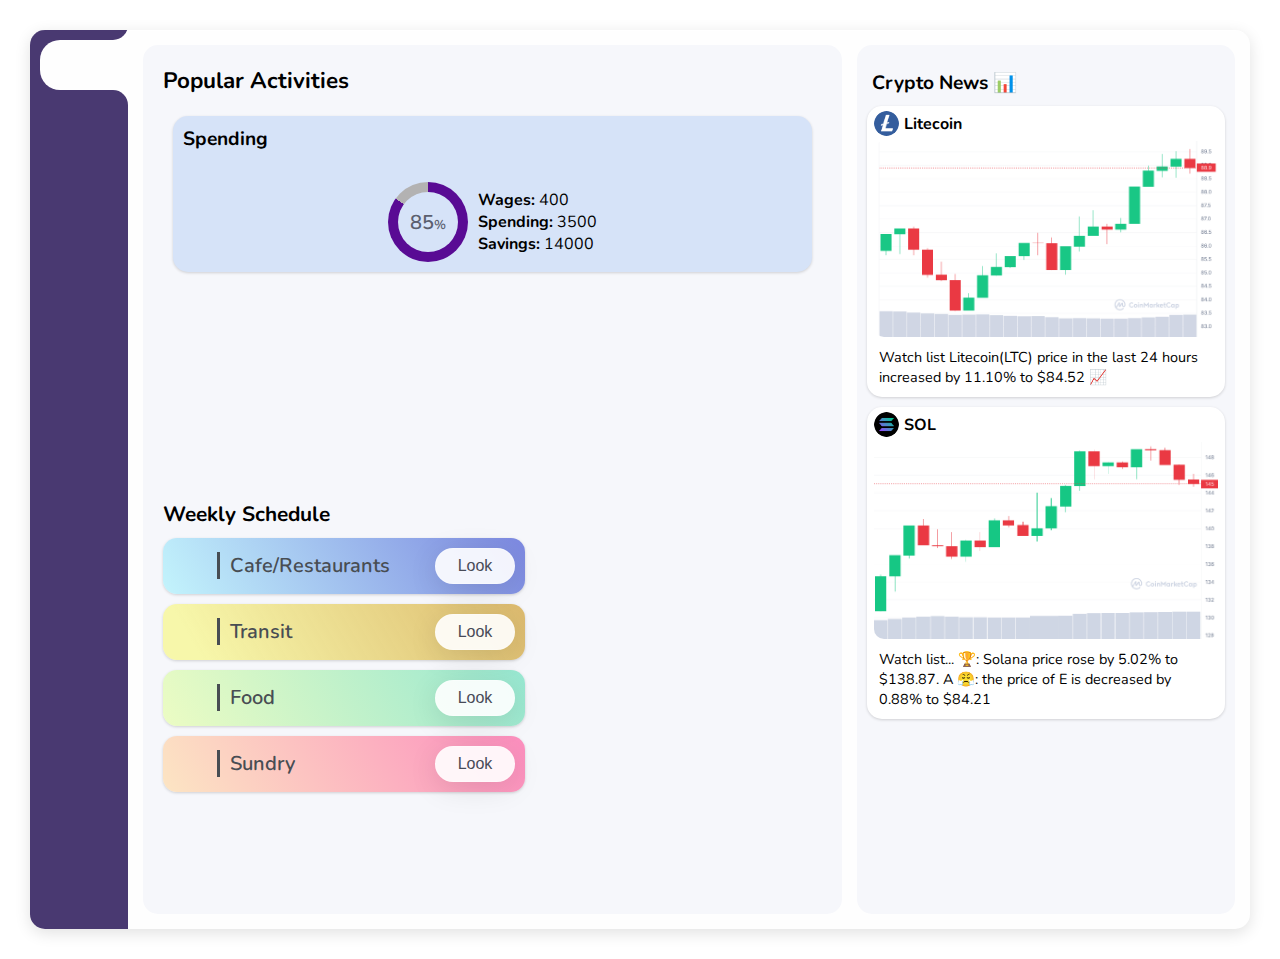
<file: index.html>
<!DOCTYPE html>
<html lang="en">
<head>
  <meta charset="UTF-8">
  <meta name="viewport" content="width=device-width, initial-scale=1.0">
  <title>FinanceForge</title>
  <link rel="stylesheet" href="style.css">
</head>
<body>
  <main>
    <nav class="main-menu">
      <h1>FinanceForge</h1>
      <ul>
        <li class="nav-item active">
          <b></b>
          <b></b>
          <a href="#">
            <i class="fa fa-house nav-icon"></i>
            <span class="nav-text">Dirly</span>
          </a>
        </li>
        <li class="nav-item">
          <b></b>
          <b></b>
          <a href="course.html">
            <i class="fa fa-calendar-check nav-icon"></i>
            <span class="nav-text">Course</span>
          </a>
        </li>

        <li class="nav-item">
          <b></b>
          <b></b>
          <a href="trading.html">
            <i class="fa fa-person-running nav-icon"></i>
            <span class="nav-text">Trading</span>
          </a>
        </li>

        <li class="nav-item">
          <b></b>
          <b></b>
          <a href="settings.html">
            <i class="fa fa-sliders nav-icon"></i>
            <span class="nav-text">Settings</span>
          </a>
        </li>
      </ul>
    </nav>

    <section class="content">
      <div class="left-content">
        <div class="activities">
          <h1>Popular Activities</h1>
          <div class="active-calories">
            <h1 style="align-self: flex-start">Spending</h1>
            <div class="active-calories-container">
              <div class="box" style="--i: 85%">
                <div class="circle">
                  <h2>85<small>%</small></h2>
                </div>
              </div>
              <div class="calories-content">
                <p><span>Wages:</span> 400</p>
                <p><span>Spending:</span> 3500</p>
                <p><span>Savings:</span> 14000</p>
              </div>
            </div>
          </div>
          <div class="activity-container">
            <div class="image-container img-one">
              <div class="overlay">
                <h3></h3>
              </div>
            </div>

            <div class="image-container img-two">
              <div class="overlay">
                <h3></h3>
              </div>
            </div>

            <div class="image-container img-three">
              <div class="overlay">
                <h3></h3>
              </div>
            </div>

            <div class="image-container img-four">
              <div class="overlay">
                <h3></h3>
              </div>
            </div>

            <div class="image-container img-five">
              <div class="overlay">
                <h3></h3>
              </div>
            </div>

            <div class="image-container img-six">
              <div class="overlay">
                <h3></h3>
              </div>
            </div>
          </div>
        </div>

        <div class="left-bottom">
          <div class="weekly-schedule">
            <h1>Weekly Schedule</h1>
            <div class="calendar">
              <div class="day-and-activity activity-one">
                <div class="day">
                </div>
                <div class="activity">
                  <h2>Cafe/Restaurants</h2>
                  <div class="participants">
                  </div>
                </div>
                <button class="btn">Look</button>
              </div>

              <div class="day-and-activity activity-two">
                <div class="day">
                </div>
                <div class="activity">
                  <h2>Transit</h2>
                  <div class="participants">
                  </div>
                </div>
                <button class="btn">Look</button>
              </div>

              <div class="day-and-activity activity-three">
                <div class="day">
                </div>
                <div class="activity">
                  <h2>Food</h2>
                  <div class="participants">
                  </div>
                </div>
                <button class="btn">Look</button>
              </div>

              <div class="day-and-activity activity-four">
                <div class="day">
                  <h1></h1>
                  <p></p>
                </div>
                <div class="activity">
                  <h2>Sundry</h2>
                  <div class="participants">
                  </div>
                </div>
                <button class="btn">Look</button>
              </div>
            </div>
          </div>

            </div>
          </div>
        </div>
      </div>

      <div class="right-content">
    
     
        <div class="friends-activity">
          <h1>Crypto News &#128202;</h1>
          <div class="card-container">
            <div class="card">
              <div class="card-user-info">
                <img src="img/litecoin-ltc-logo.png" alt="" />
                <h2>Litecoin</h2>
              </div>
              <img class="card-img" src="/img/litecoin-screenshot.png" alt="" />
              <p>Watch list
                Litecoin(LTC) price in the last 24 hours
                increased by 11.10% to $84.52 &#128200;</p>
            </div>

            <div class="card card-two">
              <div class="card-user-info">
                <img src="/img/solana-sol-logo-12828AD23D-seeklogo.com.png" alt="" />
                <h2>SOL</h2>
              </div>
              <img class="card-img" src="/img/SOL_1D_graph_coinmarketcap.png" alt="" />
              <p>Watch list...
                &#127942;: Solana price rose by 5.02% to $138.87. A &#128548;: the price of E is decreased
                by 0.88% to $84.21</p>
            </div>
          </div>
        </div>
    </div>
      

      

        

        <div class="mobile-personal-bests">
          <h1>Personal Bests</h1>
          <div class="personal-bests-container">
            <div class="best-item box-one">
              <p></p>
            </div>
            <div class="best-item box-two">
              <p>L</p>
            </div>
            <div class="best-item box-three">
              <p></p>
            </div>
          </div>
        </div>

        
      </div>
    </section>
  </main>
  <script src="script.js"></script>
</body>
</html>
</file>
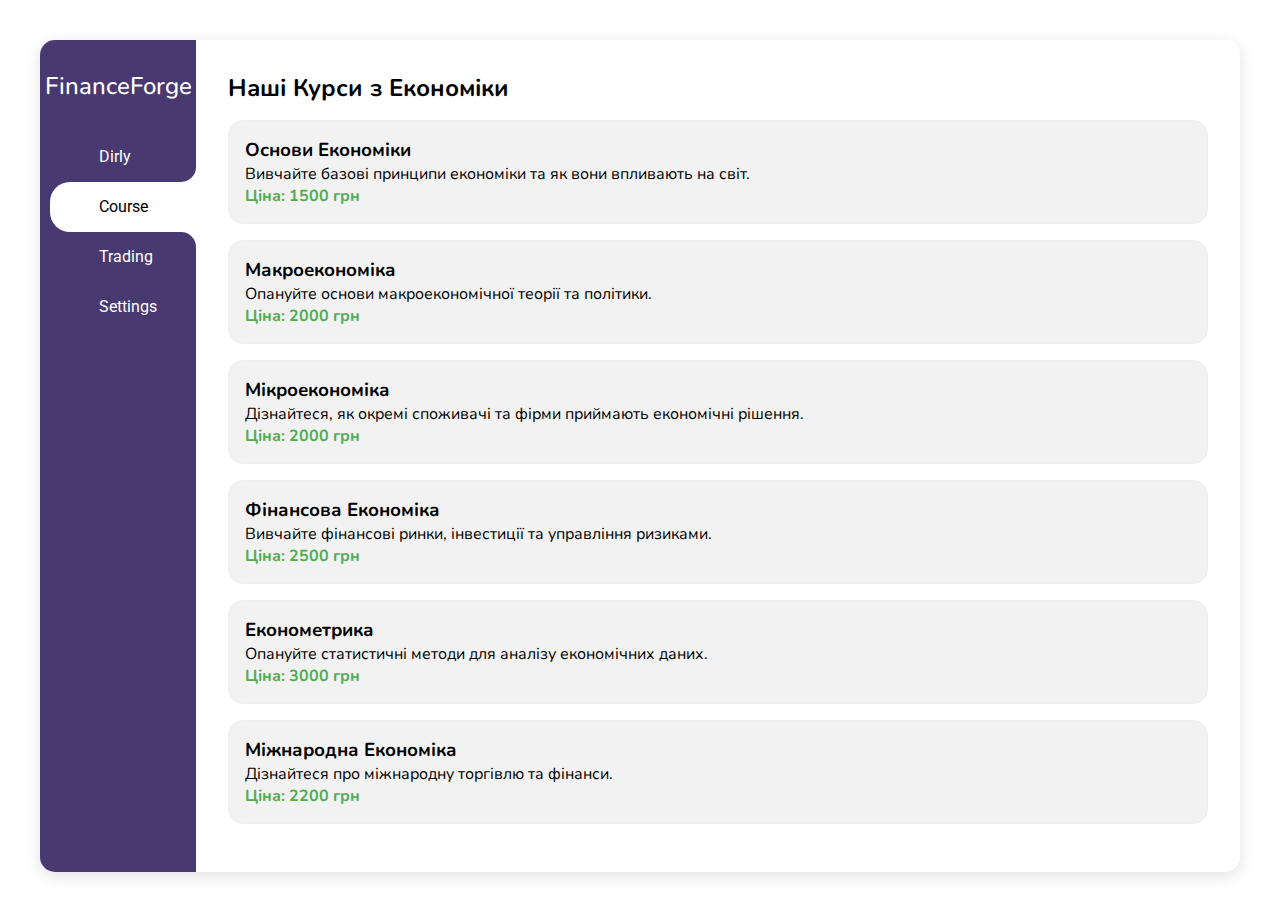
<file: course.html>
<!DOCTYPE html>
<html lang="en">
<head>
  <meta charset="UTF-8">
  <meta name="viewport" content="width=device-width, initial-scale=1.0">
  <title>FinanceForge</title>
  <link rel="stylesheet" href="course.css">
</head>
<body>
  <main>
    <nav class="main-menu">
      <h1>FinanceForge</h1>
      <ul>
        <li class="nav-item ">
          <b></b>
          <b></b>
          <a href="index.html">
            <i class="fa fa-house nav-icon"></i>
            <span class="nav-text">Dirly</span>
          </a>
        </li>
        

        <li class="nav-item active">
          <b></b>
          <b></b>
          <a href="course.html">
            <i class="fa fa-calendar-check nav-icon"></i>
            <span class="nav-text">Course</span>
          </a>
        </li>

        <li class="nav-item">
          <b></b>
          <b></b>
          <a href="trading.html">
            <i class="fa fa-person-running nav-icon"></i>
            <span class="nav-text">Trading</span>
          </a>
        </li>

        <li class="nav-item">
          <b></b>
          <b></b>
          <a href="settings.html">
            <i class="fa fa-sliders nav-icon"></i>
            <span class="nav-text">Settings</span>
          </a>
        </li>
      </ul>
    </nav>
    <script src="script.js"></script>



  
    <section id="courses">
      <h2>Наші Курси з Економіки</h2>
      <div class="course">
          <h3>Основи Економіки</h3>
          <p>Вивчайте базові принципи економіки та як вони впливають на світ.</p>
          <p class="price">Ціна: 1500 грн</p>
      </div>
      <div class="course">
          <h3>Макроекономіка</h3>
          <p>Опануйте основи макроекономічної теорії та політики.</p>
          <p class="price">Ціна: 2000 грн</p>
      </div>
      <div class="course">
          <h3>Мікроекономіка</h3>
          <p>Дізнайтеся, як окремі споживачі та фірми приймають економічні рішення.</p>
          <p class="price">Ціна: 2000 грн</p>
      </div>
      <div class="course">
          <h3>Фінансова Економіка</h3>
          <p>Вивчайте фінансові ринки, інвестиції та управління ризиками.</p>
          <p class="price">Ціна: 2500 грн</p>
      </div>
      <div class="course">
          <h3>Економетрика</h3>
          <p>Опануйте статистичні методи для аналізу економічних даних.</p>
          <p class="price">Ціна: 3000 грн</p>
      </div>
      <div class="course">
          <h3>Міжнародна Економіка</h3>
          <p>Дізнайтеся про міжнародну торгівлю та фінанси.</p>
          <p class="price">Ціна: 2200 грн</p>
      </div>
  </section>


</body>
</html>
</div>
</file>
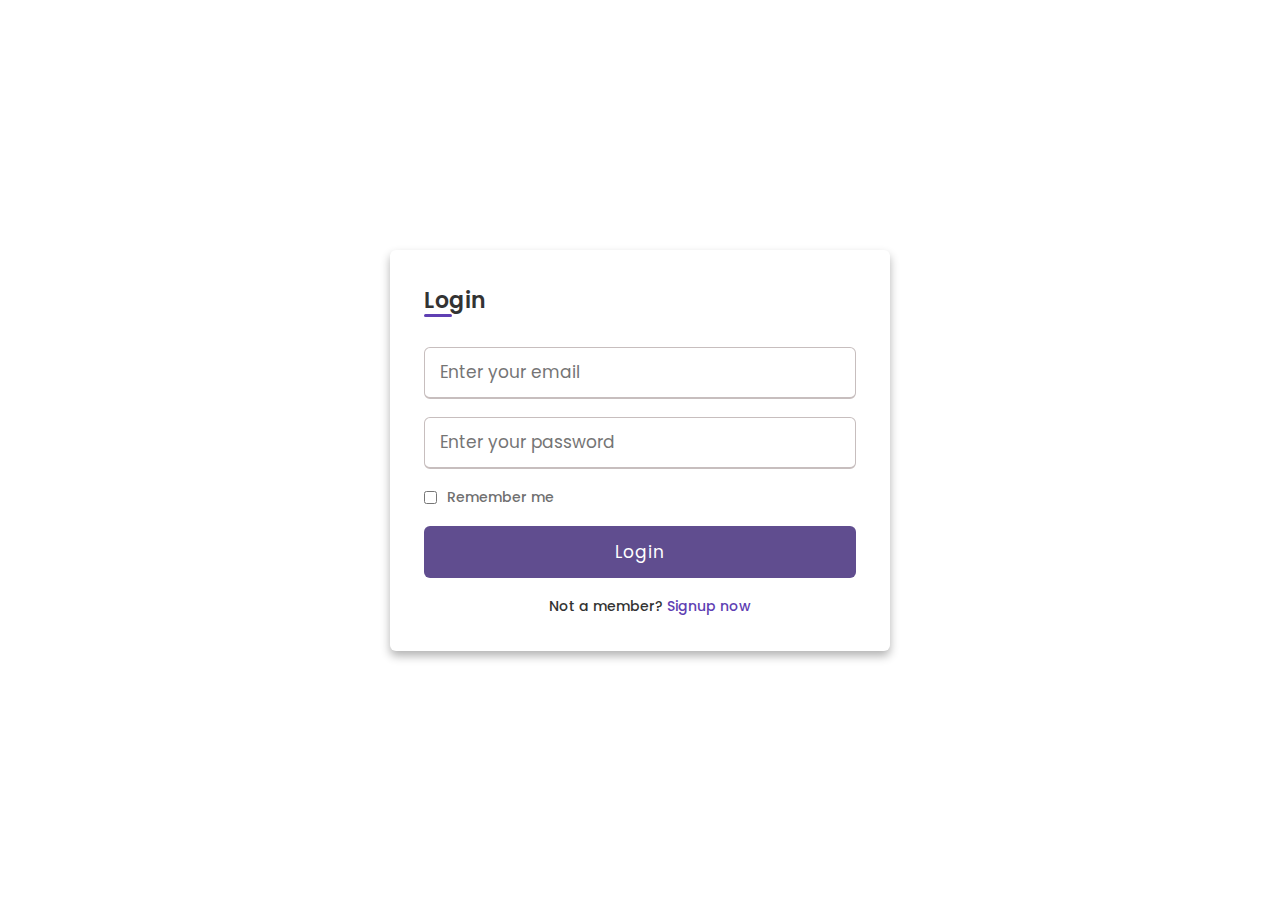
<file: login.html>
<!DOCTYPE html>
<html lang="en">
  <head>
    <meta charset="UTF-8">
    <meta name="viewport" content="width=device-width, initial-scale=1.0">
    <title>FinanceForge</title> 
    <link rel="stylesheet" href="login.css">
   </head>
<body>
  <div class="wrapper">
    <h2>Login</h2>  
    <form action="#">
      <div class="input-box">
        <input type="text" placeholder="Enter your email" required>
      </div>
      <div class="input-box">
        <input type="password" placeholder="Enter your password" required>
      </div>
      <div class="policy">
        <input type="checkbox">
        <h3>Remember me</h3>
      </div>
      <div class="input-box button">
        <input type="Submit" value="Login">
      </div>
      <div class="text">
        <h3>Not a member? <a href="rgstr.html">Signup now</a></h3>
    </div>
      </div>
    </form>
  </div>
</body>
</html>
</file>
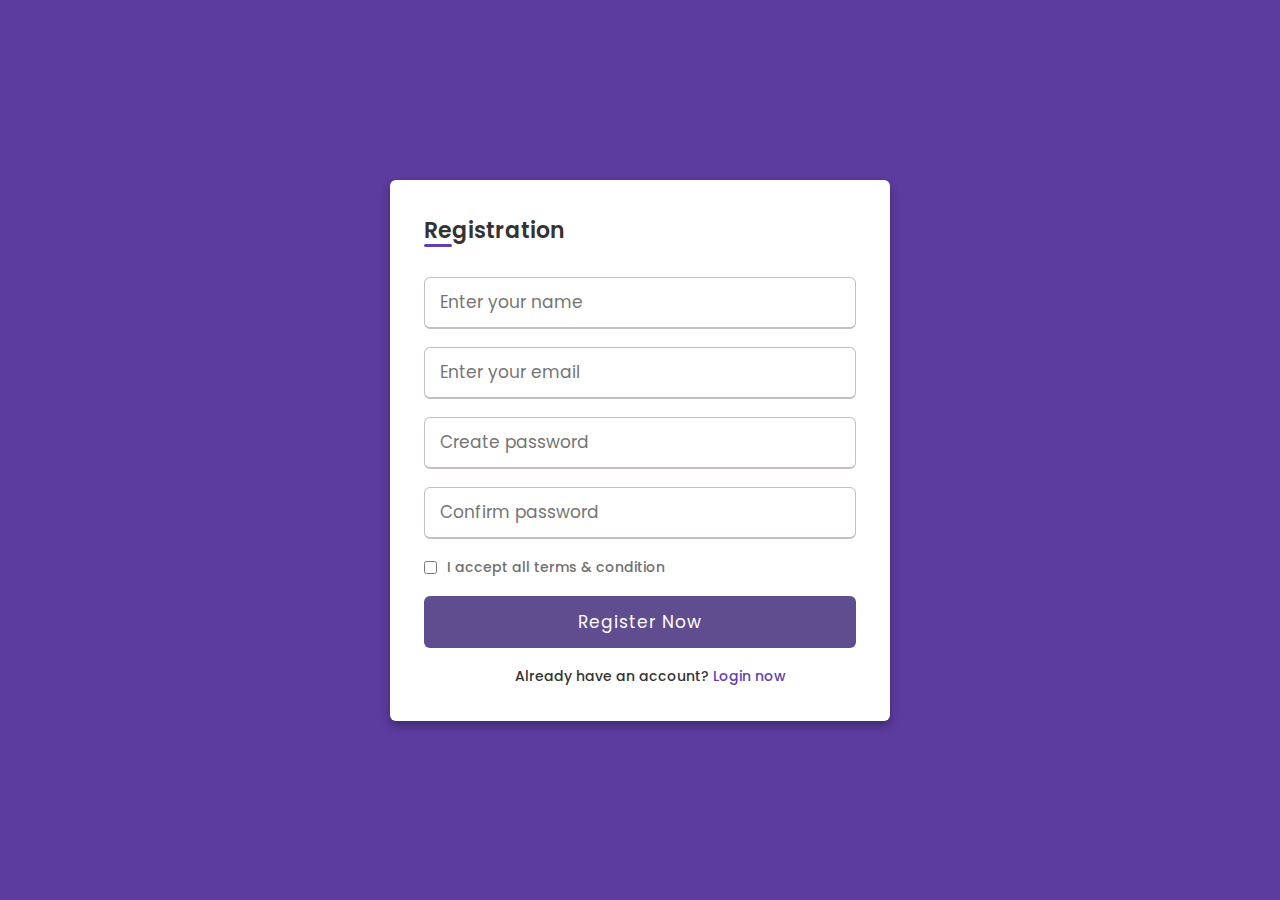
<file: rgstr.html>
<!DOCTYPE html>
<html lang="en">
  <head>
    <meta charset="UTF-8">
    <meta name="viewport" content="width=device-width, initial-scale=1.0">
    <title>FinanceForge</title> 
    <link rel="stylesheet" href="rgstr.css">
   </head>
<body>
  <div class="wrapper">
    <h2>Registration</h2>
    <form action="#">
      <div class="input-box">
        <input type="text" placeholder="Enter your name" required>
      </div>
      <div class="input-box">
        <input type="text" placeholder="Enter your email" required>
      </div>
      <div class="input-box">
        <input type="password" placeholder="Create password" required>
      </div>
      <div class="input-box">
        <input type="password" placeholder="Confirm password" required>
      </div>
      <div class="policy">
        <input type="checkbox">
        <h3>I accept all terms & condition</h3>
      </div>
      <div class="input-box button">
        <input type="Submit" value="Register Now">
      </div>
      <div class="text">
        <h3>Already have an account? <a href="login.html">Login now</a></h3>
      </div>
    </form>
  </div>
</body>
</html>
</file>
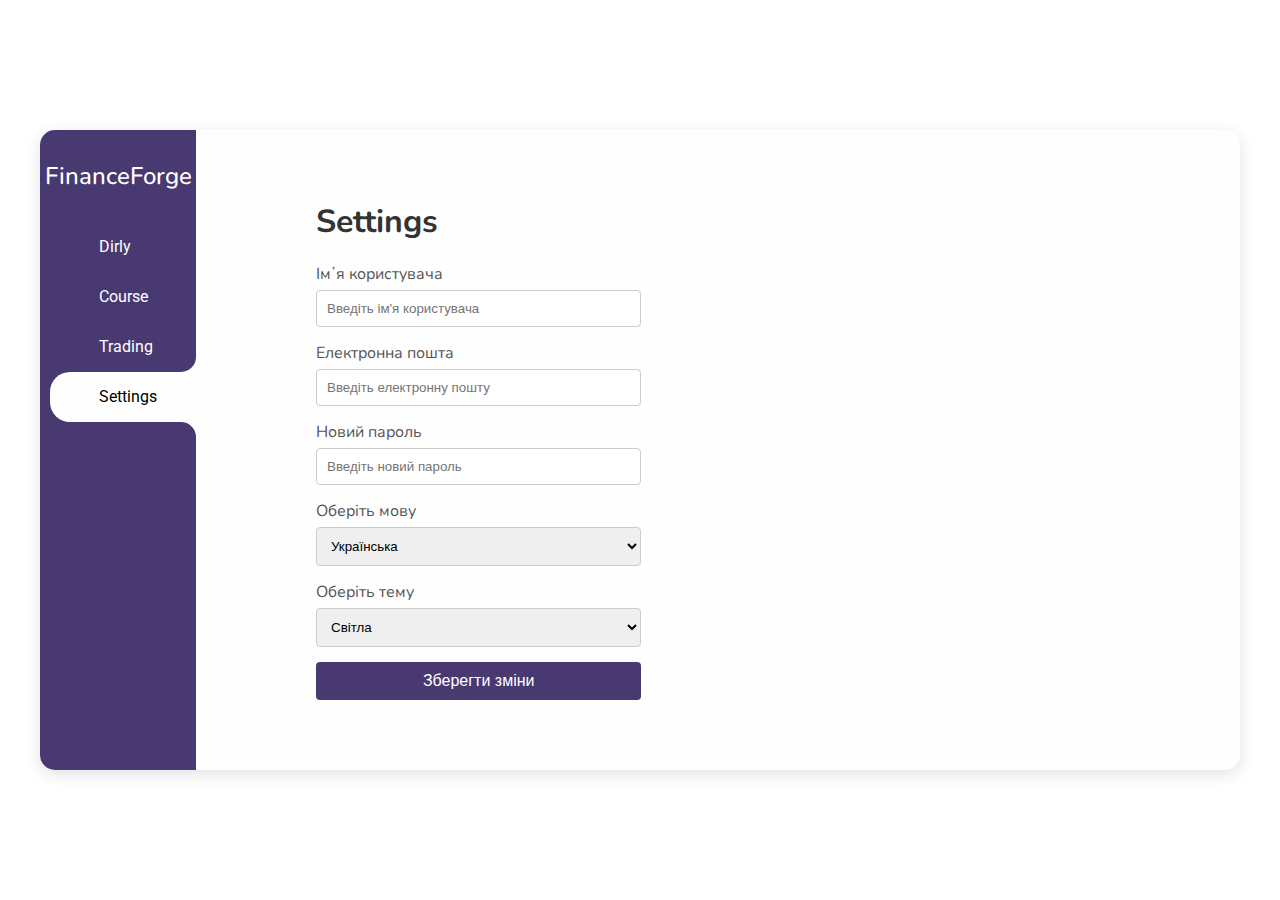
<file: settings.html>
<!DOCTYPE html>
<html lang="en">
<head>
  <meta charset="UTF-8">
  <meta name="viewport" content="width=device-width, initial-scale=1.0">
  <title>FinanceForge</title>
  <link rel="stylesheet" href="setting.css">
</head>
<body>
  <main>
    <nav class="main-menu">
      <h1>FinanceForge</h1>
      <ul>
        <li class="nav-item ">
          <b></b>
          <b></b>
          <a href="index.html">
            <i class="fa fa-house nav-icon"></i>
            <span class="nav-text">Dirly</span>
          </a>
        </li>
        

        <li class="nav-item">
          <b></b>
          <b></b>
          <a href="course.html">
            <i class="fa fa-calendar-check nav-icon"></i>
            <span class="nav-text">Course</span>
          </a>
        </li>

        <li class="nav-item">
          <b></b>
          <b></b>
          <a href="trading.html">
            <i class="fa fa-person-running nav-icon"></i>
            <span class="nav-text">Trading</span>
          </a>
        </li>

        <li class="nav-item active">
          <b></b>
          <b></b>
          <a href="settings.html">
            <i class="fa fa-sliders nav-icon"></i>
            <span class="nav-text">Settings</span>
          </a>
        </li>
      </ul>
    </nav>
    <script src="script.js"></script>


    <div class="container">
      <h1>Settings</h1>
      <form action="#" method="POST" class="settings-form">
          <div class="form-group">
              <label for="username">Імʼя користувача</label>
              <input type="text" id="username" name="username" placeholder="Введіть ім'я користувача">
          </div>
          <div class="form-group">
              <label for="email">Електронна пошта</label>
              <input type="email" id="email" name="email" placeholder="Введіть електронну пошту">
          </div>
          <div class="form-group">
              <label for="password">Новий пароль</label>
              <input type="password" id="password" name="password" placeholder="Введіть новий пароль">
          </div>
          <div class="form-group">
              <label for="language">Оберіть мову</label>
              <select id="language" name="language">
                  <option value="uk">Українська</option>
                  <option value="en">Англійська</option>
              </select>
          </div>
          <div class="form-group">
              <label for="theme">Оберіть тему</label>
              <select id="theme" name="theme">
                  <option value="light">Світла</option>
                  <option id="theme-toggle" value="dark">Темна</option>
              </select>
          </div>
          <button type="submit" class="btn">Зберегти зміни</button>
      </form>
  </div>
</div>
  <script src="settings.js"></script>
</body>
</file>
<file: style.css>
@import url("https://fonts.googleapis.com/css2?family=Nunito:wght@200;300;400;500;600;700;800;900;1000&family=Roboto:wght@300;400;500;700&display=swap");

*,
*::before,
*::after {
  box-sizing: border-box;
  padding: 0;
  margin: 0;
}

nav {
  user-select: none;
  -webkit-user-select: none;
  -moz-user-select: none;
  -ms-user-select: none;
  -o-user-select: none;
}

nav ul,
nav ul li {
  outline: 0;
}

nav ul li a {
  text-decoration: none;
}

body {
  font-family: "Nunito", sans-serif;
  display: flex;
  align-items: center;
  justify-content: center;
  min-height: 100vh;
  background-image: url(https://github.com/ecemgo/mini-samples-great-tricks/assets/13468728/5baf8325-ed69-40b0-b9d2-d8c5d2bde3b0);
  background-repeat: no-repeat;
  background-size: cover;
  background-color: white;
  color: black;
	/* background: #212140; */
}

body.dark-theme 
{
  background-color: black;
  color: white;
}
/* MAIN MENU */

main {
  display: grid;
  grid-template-columns: 13% 87%;
  width: 100%;
  margin: 40px;
  background: rgb(254, 254, 254);
  box-shadow: 0 0.5px 0 1px rgba(255, 255, 255, 0.23) inset,
    0 1px 0 0 rgba(255, 255, 255, 0.66) inset, 0 4px 16px rgba(0, 0, 0, 0.12);
  border-radius: 15px;
  z-index: 10;
}

.main-menu {
  overflow: hidden;
  background: rgb(73, 57, 113);
  padding-top: 10px;
  border-radius: 15px 0 0 15px;
  font-family: "Roboto", sans-serif;
}

.main-menu h1 {
  display: block;
  font-size: 1.5rem;
  font-weight: 500;
  text-align: center;
  margin: 20px 0 30px;
  color: #fff;
  font-family: "Nunito", sans-serif;
}

.logo {
  display: none;
}

.nav-item {
  position: relative;
  display: block;
}

.nav-item a {
  position: relative;
  display: flex;
  flex-direction: row;
  align-items: center;
  justify-content: center;
  color: #fff;
  font-size: 1rem;
  padding: 15px 0;
  margin-left: 10px;
  border-top-left-radius: 20px;
  border-bottom-left-radius: 20px;
}

.nav-item b:nth-child(1) {
  position: absolute;
  top: -15px;
  height: 15px;
  width: 100%;
  background: #fff;
  display: none;
}

.nav-item b:nth-child(1)::before {
  content: "";
  position: absolute;
  top: 0;
  left: 0;
  width: 100%;
  height: 100%;
  border-bottom-right-radius: 20px;
  background: rgb(73, 57, 113);
}

.nav-item b:nth-child(2) {
  position: absolute;
  bottom: -15px;
  height: 15px;
  width: 100%;
  background: #fff;
  display: none;
}

.nav-item b:nth-child(2)::before {
  content: "";
  position: absolute;
  top: 0;
  left: 0;
  width: 100%;
  height: 100%;
  border-top-right-radius: 20px;
  background: rgb(73, 57, 113);
}

.nav-item.active b:nth-child(1),
.nav-item.active b:nth-child(2) {
  display: block;
}

.nav-item.active a {
  text-decoration: none;
  color: #000;
  background: rgb(254, 254, 254);
}

.nav-icon {
  width: 60px;
  height: 20px;
  font-size: 20px;
  text-align: center;
}

.nav-text {
  display: block;
  width: 120px;
  height: 20px;
}

/* CONTENT */

.content {
  display: grid;
  grid-template-columns: 75% 25%;
}

/* LEFT CONTENT */

.left-content {
  display: grid;
  grid-template-rows: 50% 50%;
  background: #f6f7fb;
  margin: 15px;
  padding: 20px;
  border-radius: 15px;
}

/* ACTIVITIES */

.activities h1 {
  margin: 0 0 20px;
  font-size: 1.4rem;
  font-weight: 700;
}

.activity-container {
  display: grid;
  grid-template-columns: repeat(5, 1fr);
  grid-template-rows: repeat(2, 150px);
  column-gap: 10px;
}

.img-one {
  grid-area: 1 / 1 / 2 / 2;
}

.img-two {
  grid-area: 2 / 1 / 3 / 2;
}

.img-three {
  display: block;
  grid-area: 1 / 2 / 3 / 4;
}

.img-four {
  grid-area: 1 / 4 / 2 / 5;
}

.img-five {
  grid-area: 1 / 5 / 2 / 6;
}

.img-six {
  display: block;
  grid-area: 2 / 4 / 3 / 6;
}

.image-container {
  position: relative;
  margin-bottom: 10px;
  /* box-shadow: rgba(0, 0, 0, 0.16) 0px 1px 3px; */
  border-radius: 10px;
}

.image-container img {
  width: 100%;
  height: 100%;
  border-radius: 10px;
  object-fit: cover;
}

.overlay {
  position: absolute;
  display: flex;
  flex-direction: column;
  align-items: flex-end;
  justify-content: flex-end;
  top: 0;
  left: 0;
  width: 100%;
  height: 100%;
  /* background: linear-gradient(
    180deg,
    transparent,
    transparent,
    rgba(3, 3, 185, 0.5)
  ); */
  border-radius: 10px;
  transition: all 0.6s linear;
}

.image-container:hover .overlay {
  opacity: 0;
}

.overlay h3 {
  margin-bottom: 8px;
  margin-right: 10px;
  /* color: #fff; */
}

/* LEFT BOTTOM */

.left-bottom {
  display: grid;
  grid-template-columns: 55% 40%;
  gap: 40px;
}

/* WEEKLY SCHEDULE */

.weekly-schedule {
  display: flex;
  flex-direction: column;
}

.weekly-schedule h1 {
  margin-top: 20px;
  font-size: 1.3rem;
  font-weight: 700;
}

.calendar {
  margin-top: 10px;
}

.day-and-activity {
  display: grid;
  grid-template-columns: 15% 60% 25%;
  align-items: center;
  border-radius: 14px;
  margin-bottom: 5px;
  color: #484d53;
  box-shadow: rgba(0, 0, 0, 0.16) 0px 1px 3px;
}

.activity-one {
  background-color: rgb(124, 136, 224, 0.5);
  background-image: linear-gradient(
    240deg,
    rgb(124, 136, 224) 0%,
    #c3f4fc 100%
  );
}

.activity-two {
  background-color: #aee2a4a1;
  background-image: linear-gradient(240deg, #e5a243ab 0%, #f7f7aa 90%);
}

.activity-three {
  background-color: #ecfcc376;
  background-image: linear-gradient(240deg, #97e7d1 0%, #ecfcc3 100%);
}

.activity-four {
  background-color: #e6a7c3b5;
  background-image: linear-gradient(240deg, #fc8ebe 0%, #fce5c3 100%);
}

.day {
  display: flex;
  flex-direction: column;
  align-items: center;
  transform: translateY(-10px);
}

.day h1 {
  font-size: 1.6rem;
  font-weight: 600;
}

.day p {
  text-transform: uppercase;
  font-size: 0.9rem;
  font-weight: 600;
  transform: translateY(-3px);
}

.activity {
  border-left: 3px solid #484d53;
}

.participants {
  display: flex;
  margin-left: 20px;
}

.participants img {
  width: 28px;
  height: 28px;
  border-radius: 50%;
  z-index: calc(2 * var(--i));
  margin-left: -10px;
  box-shadow: rgba(0, 0, 0, 0.16) 0px 1px 3px;
}

.activity h2 {
  margin-left: 10px;
  font-size: 1.25rem;
  font-weight: 600;
  border-radius: 12px;
}

.btn {
  display: block;
  padding: 8px 24px;
  margin: 10px auto;
  font-size: 1.1rem;
  font-weight: 500;
  outline: none;
  text-decoration: none;
  color: #484b57;
  background: rgba(255, 255, 255, 0.9);
  box-shadow: 0 6px 30px rgba(0, 0, 0, 0.1);
  border: 1px solid rgba(255, 255, 255, 0.3);
  border-radius: 25px;
  cursor: pointer;
}

.btn:hover,
.btn:focus,
.btn:active,
.btn:visited {
  transition-timing-function: cubic-bezier(0.6, 4, 0.3, 0.8);
  animation: gelatine 0.5s 1;
}

@keyframes gelatine {
  0%,
  100% {
    transform: scale(1, 1);
  }
  25% {
    transform: scale(0.9, 1.1);
  }
  50% {
    transform: scale(1.1, 0.9);
  }
  75% {
    transform: scale(0.95, 1.05);
  }
}

/* PERSONAL BESTS */

.personal-bests {
  display: block;
}

.personal-bests h1 {
  margin-top: 20px;
  font-size: 1.3rem;
  font-weight: 700;
}

.personal-bests-container {
  display: grid;
  grid-template-columns: repeat(2, 1fr);
  grid-template-rows: repeat(2, 150px);
  gap: 10px;
  margin-top: 10px;
}

.best-item {
  display: flex;
  gap: 20px;
  width: 100%;
  height: 100%;
  border-radius: 15px;
  box-shadow: rgba(0, 0, 0, 0.16) 0px 1px 3px;
}

.box-one {
  flex-direction: row;
  align-items: center;
  justify-content: center;
  grid-area: 1 / 1 / 2 / 3;
  background-color: rgba(185, 159, 237, 0.6);
  padding: 15px;
  font-size: 1rem;
  font-weight: 700;
}

.box-one img {
  max-width: 100px;
  aspect-ratio: 4/3;
}

.box-two {
  flex-direction: column;
  align-items: center;
  justify-content: flex-start;
  font-size: 0.9rem;
  font-weight: 700;
  padding: 10px;
  grid-area: 2 / 1 / 3 / 2;
  background-color: rgba(238, 184, 114, 0.6);
}

.box-two img {
  max-width: 90px;
  aspect-ratio: 3/2;
  align-self: flex-end;
}

.box-three {
  flex-direction: column;
  align-items: center;
  justify-content: flex-start;
  font-size: 0.9rem;
  font-weight: 700;
  padding: 10px;
  grid-area: 2 / 2 / 3 / 3;
  background-color: rgba(184, 224, 192, 0.6);
}

.box-three img {
  max-width: 70px;
  aspect-ratio: 1/1;
  align-self: flex-end;
}

/* RIGHT CONTENT */

.right-content {
  display: grid;
  grid-template-rows: 5% 20% 75%;
  background: #f6f7fb;
  margin: 15px 15px 15px 0;
  padding: 10px 0;
  border-radius: 15px;
}

/* USER INFO */






/* Dropdown content (hidden by default) */
.dropdown-content {
    display: none;
    position: absolute;
    background-color: #f9f9f9;
    min-width: 250px;
    box-shadow: 0 8px 16px 0 rgba(0,0,0,0.2);
    z-index: 6;
    border-radius: 10px;
    
}
 .user-dropdwn {
 display: flex;
 align-items: center;
 margin: 10px;
 }

 .dropdown-content hr {
 border: 0;
 height: 1px;
 width: 100%;
 background: #ccc;
 margin: 5px 0 5px;
}

/* Show the dropdown menu on hover */
.dropdown:hover .dropdown-content {
  display: block;
}


/* ACTIVE CALORIES  */

.active-calories {
  display: flex;
  align-items: center;
  background-color: rgb(214, 227, 248);
  padding: 0 10px;
  margin: 15px 10px 0;
  border-radius: 15px;
  box-shadow: rgba(0, 0, 0, 0.16) 0px 1px 3px;
  justify-content: center;
  flex-wrap: nowrap;
  flex-direction: column;
}

.active-calories h1 {
  margin-top: 10px;
  font-size: 1.2rem;
}

.active-calories-container {
  display: flex;
  flex-direction: row;
  align-items: center;
  gap: 10px;
}

.calories-content p {
  font-size: 1rem;
}

.calories-content p span {
  font-weight: 700;
}

.box {
  display: flex;
  justify-content: center;
  align-items: center;
  flex-direction: column;
  position: relative;
  padding: 10px 0;
  /* width: 200px; */
}

.box h2 {
  position: relative;
  text-align: center;
  font-size: 1.25rem;
  color: rgb(91, 95, 111);
  font-weight: 600;
}

.box h2 small {
  font-size: 0.8rem;
  font-weight: 600;
}

.circle {
  position: relative;
  width: 80px;
  aspect-ratio: 1/1;
  background: conic-gradient(
    from 0deg,
    #590b94 0%,
    #590b94 0% var(--i),
    #b3b2b2 var(--i),
    #b3b2b2 100%
  );
  border-radius: 50%;
  display: flex;
  justify-content: center;
  align-items: center;
}

.circle::before {
  content: "";
  position: absolute;
  inset: 10px;
  background-color: rgb(214, 227, 248);
  border-radius: 50%;
}

/* MOBILE PERSONAL BESTS  */

.mobile-personal-bests {
  display: none;
}

/* FRIEND ACTIVITIES  */

.friends-activity {
  display: flex;
  flex-direction: column;
}

.friends-activity h1 {
  font-size: 1.2rem;
  font-weight: 700;
  margin: 15px 0 10px 15px;
}

.card-container {
  display: flex;
  flex-direction: column;
  gap: 10px;
}

.card {
  background-color: #fff;
  margin: 0 10px;
  padding: 5px 7px;
  border-radius: 15px;
  box-shadow: rgba(0, 0, 0, 0.16) 0px 1px 3px;
}

.card-two {
  display: block;
}

.card-user-info {
  display: flex;
  flex-direction: row;
  align-items: center;
  padding-bottom: 5px;
}

.card-user-info img {
  width: 25px;
  aspect-ratio: 1/1;
  border-radius: 50%;
  object-fit: cover;
}

.card-user-info h2 {
  font-size: 1rem;
  font-weight: 700;
  margin-left: 5px;
}

.card-img {
  display: block;
  width: 100%;
  aspect-ratio: 7/4;
  margin-bottom: 10px;
  object-fit: cover;
  border-radius: 10px;
  object-position: 50% 30%;
}

.card p {
  font-size: 0.9rem;
  padding: 0 5px 5px;
}

@media (max-width: 1500px) {
  main {
    grid-template-columns: 6% 94%;
  }

  .main-menu h1 {
    display: none;
  }

  .logo {
    display: block;
    width: 30px;
    margin: 20px auto;
  }

  .nav-text {
    display: none;
  }

  .content {
    grid-template-columns: 70% 30%;
  }
}

@media (max-width: 1310px) {
  main {
    grid-template-columns: 8% 92%;
    margin: 30px;
  }

  .content {
    grid-template-columns: 65% 35%;
  }

  .day-and-activity {
    margin-bottom: 10px;
  }

  .btn {
    padding: 8px 16px;
    margin: 10px 0;
    margin-right: 10px;
    font-size: 1rem;
  }

  .personal-bests-container {
    grid-template-rows: repeat(3, 98px);
    gap: 15px;
  }

  .box-one {
    flex-direction: row;
    justify-content: space-between;
    grid-area: 1 / 1 / 2 / 3;
    padding: 10px;
    font-size: 0.9rem;
  }

  .box-one img {
    max-width: 80px;
  }

  .box-two {
    flex-direction: row;
    justify-content: space-between;
    grid-area: 2 / 1 / 3 / 3;
  }

  .box-two img {
    max-width: 70px;
    align-self: center;
  }

  .box-three {
    flex-direction: row;
    justify-content: space-between;
    grid-area: 3 / 1 / 4 / 3;
  }

  .box-three img {
    max-width: 60px;
    align-self: center;
  }
	
	.right-content {
		grid-template-rows: 4% 20% 76%;
		margin: 15px 15px 15px 0;
	}
}

@media (max-width: 1150px) {
  .content {
    grid-template-columns: 60% 40%;
  }

  .left-content {
    grid-template-rows: 50% 50%;
    margin: 15px;
    padding: 20px;
  }

  .btn {
    padding: 8px 8px;
    font-size: 0.9rem;
  }

  .personal-bests-container {
		grid-template-rows: repeat(3, 70px);
    gap: 10px;
  }

  .activity-container {
    grid-template-columns: repeat(3, 1fr);
    grid-template-rows: repeat(2, 150px);
  }

  .img-one {
    grid-area: 1 / 1 / 2 / 2;
  }

  .img-two {
    grid-area: 2 / 1 / 3 / 2;
  }

  .img-three {
    display: none;
  }

  .img-four {
    grid-area: 1 / 2 / 2 / 3;
  }

  .img-five {
    grid-area: 1 / 3 / 2 / 4;
  }

  .img-six {
    grid-area: 2 / 2 / 3 / 4;
  }

  .left-bottom {
    grid-template-columns: 100%;
    gap: 0;
  }

  .right-content {
    grid-template-rows: 4% 19% 36% 41%;
  }

  .personal-bests {
    display: none;
  }

  .mobile-personal-bests {
    display: block;
    margin: 0 10px;
  }

  .mobile-personal-bests h1 {
    margin-top: 20px;
    font-size: 1.2rem;
  }

  .card-two {
    display: none;
  }

  .card-img {
    aspect-ratio: 16/9;
  }
}

@media (max-width: 1050px) {
	 .right-content {
      grid-template-rows: 4% 19% 37% 40%;
  }
}

@media (max-width: 910px) {
  main {
    grid-template-columns: 10% 90%;
    margin: 20px;
  }

  .content {
    grid-template-columns: 55% 45%;
  }

  .left-content {
    grid-template-rows: 50% 50%;
    padding: 30px 20px 20px;
  }

  .activity-container {
    grid-template-columns: repeat(2, 1fr);
    grid-template-rows: repeat(2, 150px);
  }

  .img-one {
    grid-area: 1 / 1 / 2 / 2;
  }

  .img-two {
    grid-area: 2 / 1 / 3 / 2;
  }

  .img-three {
    display: none;
  }

  .img-four {
    grid-area: 1 / 2 / 2 / 3;
  }

  .img-five {
    grid-area: 2 / 2 / 3 / 3;
  }

  .img-six {
    display: none;
  }
}

@media (max-width: 800px) {
  .content {
    grid-template-columns: 52% 48%;
  }
}

@media (max-width: 700px) {
  main {
    grid-template-columns: 15% 85%;
  }

  .content {
    grid-template-columns: 100%;
    grid-template-rows: 45% 55%;
    grid-template-areas:
      "rightContent"
      "leftContent";
  }

  .left-content {
    grid-area: leftContent;
		grid-template-rows: 45% 55%;
    padding: 10px 20px 10px;
  }

  .right-content {
    grid-area: rightContent;
		grid-template-rows: 5% 40% 50%;
    margin: 10px 10px 0 10px;
    padding: 5px 0 0;
    gap: 15px;
  }

  .activities,
  .weekly-schedule {
    margin-top: 10px;
  }

  .active-calories-container {
    display: flex;
    flex-direction: column;
    align-items: center;
    gap: 10px;
  }

  .friends-activity {
    display: none;
  }
}
</file>
<file: course.css>
@import url("https://fonts.googleapis.com/css2?family=Nunito:wght@200;300;400;500;600;700;800;900;1000&family=Roboto:wght@300;400;500;700&display=swap");

*,
*::before,
*::after {
  box-sizing: border-box;
  padding: 0;
  margin: 0;
}

nav {
  user-select: none;
  -webkit-user-select: none;
  -moz-user-select: none;
  -ms-user-select: none;
  -o-user-select: none;
}

nav ul,
nav ul li {
  outline: 0;
}

nav ul li a {
  text-decoration: none;
}

body {
  font-family: "Nunito", sans-serif;
  display: flex;
  align-items: center;
  justify-content: center;
  min-height: 100vh;
  background-image: url(https://github.com/ecemgo/mini-samples-great-tricks/assets/13468728/5baf8325-ed69-40b0-b9d2-d8c5d2bde3b0);
  background-repeat: no-repeat;
  background-size: cover;
}

/* MAIN MENU */

main {
  display: grid;
  grid-template-columns: 13% 87%;
  width: 100%;
  margin: 40px;
  background: rgb(255, 255, 255);
  box-shadow: 0 0.5px 0 1px rgba(255, 255, 255, 0.23) inset,
    0 1px 0 0 rgba(255, 255, 255, 0.66) inset, 0 4px 16px rgba(0, 0, 0, 0.12);
  border-radius: 15px;
  z-index: 10;
}

.main-menu {
  overflow: hidden;
  background: rgb(73, 57, 113);
  padding-top: 10px;
  border-radius: 15px 0 0 15px;
  font-family: "Roboto", sans-serif;
}

.main-menu h1 {
  display: block;
  font-size: 1.5rem;
  font-weight: 500;
  text-align: center;
  margin: 20px 0 30px;
  color: #fff;
  font-family: "Nunito", sans-serif;
}

.logo {
  display: none;
}

.nav-item {
  position: relative;
  display: block;
}

.nav-item a {
  position: relative;
  display: flex;
  flex-direction: row;
  align-items: center;
  justify-content: center;
  color: #fff;
  font-size: 1rem;
  padding: 15px 0;
  margin-left: 10px;
  border-top-left-radius: 20px;
  border-bottom-left-radius: 20px;
}

.nav-item b:nth-child(1) {
  position: absolute;
  top: -15px;
  height: 15px;
  width: 100%;
  background: #fff;
  display: none;
}

.nav-item b:nth-child(1)::before {
  content: "";
  position: absolute;
  top: 0;
  left: 0;
  width: 100%;
  height: 100%;
  border-bottom-right-radius: 20px;
  background: rgb(73, 57, 113);
}

.nav-item b:nth-child(2) {
  position: absolute;
  bottom: -15px;
  height: 15px;
  width: 100%;
  background: #fff;
  display: none;
}

.nav-item b:nth-child(2)::before {
  content: "";
  position: absolute;
  top: 0;
  left: 0;
  width: 100%;
  height: 100%;
  border-top-right-radius: 20px;
  background: rgb(73, 57, 113);
}

.nav-item.active b:nth-child(1),
.nav-item.active b:nth-child(2) {
  display: block;
}

.nav-item.active a {
  text-decoration: none;
  color: #000;
  background: rgb(254, 254, 254);
}

.nav-icon {
  width: 60px;
  height: 20px;
  font-size: 20px;
  text-align: center;
}

.nav-text {
  display: block;
  width: 120px;
  height: 20px;
}

















header h1 {
  margin: 0;
}

header p {
  margin: 0;
  font-size: 1.2em;
}

section {
  padding: 2em;
}

#courses {
  background-color: #ffffff;
  border-radius: 0 15px 15px 0px;
}

#courses h2 {
  margin-top: 0;
}

.course {
  background-color: rgb(242, 242, 242);
  margin: 1em 0;
  padding: 1em;
  border: 1px solid #eeeeee;
  border-radius: 15px;
}

.course h3 {
  margin-top: 0;
}

.price {
  font-weight: bold;
  color: #4CAF50;
}
</file>
<file: login.css>
@import url('https://fonts.googleapis.com/css?family=Poppins:400,500,600,700&display=swap');
*{
  margin: 0;
  padding: 0;
  box-sizing: border-box;
  font-family: 'Poppins', sans-serif;
}
body{
  min-height: 100vh;
  display: flex;
  align-items: center;
  justify-content: center;
  background-image: url(https://github.com/ecemgo/mini-samples-great-tricks/assets/13468728/5baf8325-ed69-40b0-b9d2-d8c5d2bde3b0);
}
.wrapper{
  position: relative;
  max-width: 500px;
  width: 100%;
  background: rgb(255, 255, 255);
  padding: 34px;
  border-radius: 6px;
  box-shadow: 0 5px 10px rgba(0,0,0,0.3);
}
.wrapper h2{
  position: relative;
  font-size: 22px;
  font-weight: 600;
  color: #333;
}
.wrapper h2::before{
  content: '';
  position: absolute;
  left: 0;
  bottom: 0;
  height: 3px;
  width: 28px;
  border-radius: 12px;
  background: rgb(95, 63, 179);
}
.wrapper form{
  margin-top: 30px;
}
.wrapper form .input-box{
  height: 52px;
  margin: 18px 0;
}
form .input-box input{
  height: 100%;
  width: 100%;
  outline: none;
  padding: 0 15px;
  font-size: 17px;
  font-weight: 400;
  color: #333;
  border: 1.5px solid #c7bebe;
  border-bottom-width: 2.5px;
  border-radius: 6px;
  transition: all 0.3s ease;
}
.input-box input:focus,
.input-box input:valid{
  border-color: rgb(108, 79, 181);
}
form .policy{
  display: flex;
  align-items: center;
}
form h3{
  color: #707070;
  font-size: 14px;
  font-weight: 500;
  margin-left: 10px;
}
.input-box.button input{
  color: #ffffff;
  letter-spacing: 1px;
  border: none;
  background: rgb(96, 77, 143);
  cursor: pointer;
}
.input-box.button input:hover{
  background: rgb(73, 57, 113);
}
form .text h3{
 color: #333;
 width: 100%;
 text-align: center;
}
form .text h3 a{
  color: rgb(95, 63, 179);
  text-decoration: none;
}
form .text h3 a:hover{
  text-decoration: underline;
}
</file>
<file: rgstr.css>
@import url('https://fonts.googleapis.com/css?family=Poppins:400,500,600,700&display=swap');
*{
  margin: 0;
  padding: 0;
  box-sizing: border-box;
  font-family: 'Poppins', sans-serif;
}
body{
  min-height: 100vh;
  display: flex;
  align-items: center;
  justify-content: center;
  background: #5c3c9f;
}
.wrapper{
  position: relative;
  max-width: 500px;
  width: 100%;
  background: #fff;
  padding: 34px;
  border-radius: 6px;
  box-shadow: 0 5px 10px rgba(0,0,0,0.3);
}
.wrapper h2{
  position: relative;
  font-size: 22px;
  font-weight: 600;
  color: #333;
}
.wrapper h2::before{
  content: '';
  position: absolute;
  left: 0;
  bottom: 0;
  height: 3px;
  width: 28px;
  border-radius: 12px;
  background: rgb(95, 63, 179);
}
.wrapper form{
  margin-top: 30px;
}
.wrapper form .input-box{
  height: 52px;
  margin: 18px 0;
}
form .input-box input{
  height: 100%;
  width: 100%;
  outline: none;
  padding: 0 15px;
  font-size: 17px;
  font-weight: 400;
  color: #333;
  border: 1.5px solid #C7BEBE;
  border-bottom-width: 2.5px;
  border-radius: 6px;
  transition: all 0.3s ease;
}
.input-box input:focus,
.input-box input:valid{
  border-color: rgb(108, 79, 181);
}
form .policy{
  display: flex;
  align-items: center;
}
form h3{
  color: #707070;
  font-size: 14px;
  font-weight: 500;
  margin-left: 10px;
}
.input-box.button input{
  color: #fff;
  letter-spacing: 1px;
  border: none;
  background: rgb(96, 77, 143);
  cursor: pointer;
}
.input-box.button input:hover{
  background: rgb(73, 57, 113);
}
form .text h3{
 color: #333;
 width: 100%;
 text-align: center;
}
form .text h3 a{
  color: rgb(95, 63, 179);
  text-decoration: none;
}
form .text h3 a:hover{
  text-decoration: underline;
}
</file>
<file: setting.css>
@import url("https://fonts.googleapis.com/css2?family=Nunito:wght@200;300;400;500;600;700;800;900;1000&family=Roboto:wght@300;400;500;700&display=swap");

*,
*::before,
*::after {
  box-sizing: border-box;
  padding: 0;
  margin: 0;
}

nav {
  user-select: none;
  -webkit-user-select: none;
  -moz-user-select: none;
  -ms-user-select: none;
  -o-user-select: none;
}

nav ul,
nav ul li {
  outline: 0;
}

nav ul li a {
  text-decoration: none;
}

body {
  font-family: "Nunito", sans-serif;
  display: flex;
  align-items: center;
  justify-content: center;
  min-height: 100vh;
  background-image: url(https://github.com/ecemgo/mini-samples-great-tricks/assets/13468728/5baf8325-ed69-40b0-b9d2-d8c5d2bde3b0);
  background-repeat: no-repeat;
  background-size: cover;
	/* background: #212140; */
}

/* MAIN MENU */

main {
  display: grid;
  grid-template-columns: 13% 87%;
  width: 100%;
  margin: 40px;
  background: rgb(254, 254, 254);
  box-shadow: 0 0.5px 0 1px rgba(255, 255, 255, 0.23) inset,
    0 1px 0 0 rgba(255, 255, 255, 0.66) inset, 0 4px 16px rgba(0, 0, 0, 0.12);
  border-radius: 15px;
  z-index: 10;
}

.main-menu {
  overflow: hidden;
  background: rgb(73, 57, 113);
  padding-top: 10px;
  border-radius: 15px 0 0 15px;
  font-family: "Roboto", sans-serif;
}

.main-menu h1 {
  display: block;
  font-size: 1.5rem;
  font-weight: 500;
  text-align: center;
  margin: 20px 0 30px;
  color: #fff;
  font-family: "Nunito", sans-serif;
}

.logo {
  display: none;
}

.nav-item {
  position: relative;
  display: block;
}

.nav-item a {
  position: relative;
  display: flex;
  flex-direction: row;
  align-items: center;
  justify-content: center;
  color: #fff;
  font-size: 1rem;
  padding: 15px 0;
  margin-left: 10px;
  border-top-left-radius: 20px;
  border-bottom-left-radius: 20px;
}

.nav-item b:nth-child(1) {
  position: absolute;
  top: -15px;
  height: 15px;
  width: 100%;
  background: #fff;
  display: none;
}

.nav-item b:nth-child(1)::before {
  content: "";
  position: absolute;
  top: 0;
  left: 0;
  width: 100%;
  height: 100%;
  border-bottom-right-radius: 20px;
  background: rgb(73, 57, 113);
}

.nav-item b:nth-child(2) {
  position: absolute;
  bottom: -15px;
  height: 15px;
  width: 100%;
  background: #fff;
  display: none;
}

.nav-item b:nth-child(2)::before {
  content: "";
  position: absolute;
  top: 0;
  left: 0;
  width: 100%;
  height: 100%;
  border-top-right-radius: 20px;
  background: rgb(73, 57, 113);
}

.nav-item.active b:nth-child(1),
.nav-item.active b:nth-child(2) {
  display: block;
}

.nav-item.active a {
  text-decoration: none;
  color: #000;
  background: rgb(254, 254, 254);
}

.nav-icon {
  width: 60px;
  height: 20px;
  font-size: 20px;
  text-align: center;
}

.nav-text {
  display: block;
  width: 120px;
  height: 20px;
}








.container {
  width: 35%;
  margin: 50px auto;
  margin-left: 100px;
  padding: 20px;
  border-radius: 8px;
  
}

h1 {
  text-align: left;
  margin-bottom: 20px;
  color: #333;
}

.settings-form {
  display: flex;
  flex-direction: column;
}

.form-group {
  margin-bottom: 15px;
}

.form-group label {
  display: block;
  margin-bottom: 5px;
  color: #555;
}

.form-group input,
.form-group select {
  width: 100%;
  padding: 10px;
  border: 1px solid #ccc;
  border-radius: 4px;
}

.form-group input:focus,
.form-group select:focus {
  border-color: rgb(73, 57, 113);;
}

.btn {
  padding: 10px 20px;
  background-color: rgb(73, 57, 113);;
  color: #fff;
  border: none;
  border-radius: 4px;
  cursor: pointer;
  font-size: 16px;
}

.btn:hover {
  background-color: rgb(73, 57, 113);;
}
</file>
